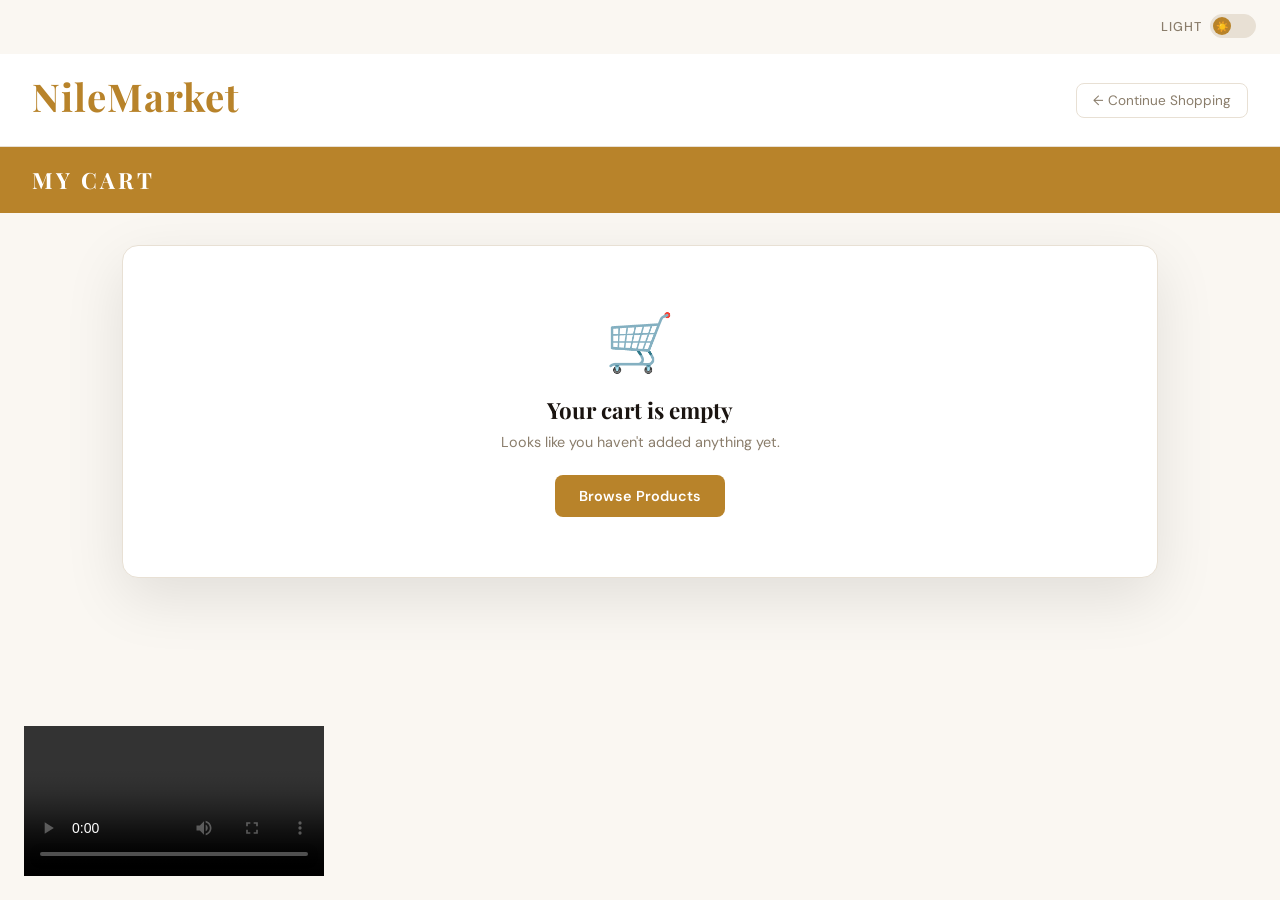
<file: html files/cart.html>
<!doctype html>
<html lang="en" Atheme="light">
  <head>
    <meta charset="UTF-8" />
    <meta name="viewport" content="width=device-width, initial-scale=1.0" />
    <title>NileMarket — My Cart</title>
    <link
      href="https://fonts.googleapis.com/css2?family=Playfair+Display:wght@700&family=DM+Sans:wght@400;500;600&display=swap"
      rel="stylesheet"
    />
    <link rel="stylesheet" href="../css files/shared.css" />
    <style>
      header {
        display: flex;
        align-items: center;
        justify-content: space-between;
        padding: 16px 32px;
        border-bottom: 1px solid var(--border);
        background: var(--surface);
        transition:
          background 0.3s,
          border-color 0.3s;
      }

      #backbtn {
        background: none;
        border: 1px solid var(--border);
        color: var(--muted);
        padding: 8px 16px;
        border-radius: 8px;
        font-family: "DM Sans", sans-serif;
        font-size: 0.85rem;
        cursor: pointer;
        transition:
          border-color 0.2s,
          color 0.2s,
          background 0.2s;
      }

      #backbtn:hover {
        border-color: var(--accent);
        color: var(--accent);
        background: var(--input-bg);
      }

      #cart {
        background: var(--accent);
        padding: 18px 32px;
        transition: background 0.3s;
      }

      #cart h2 {
        font-family: "Playfair Display", serif;
        color: #fff;
        font-size: 1.4rem;
        letter-spacing: 3px;
      }

      main {
        flex: 1;
        display: flex;
        gap: 28px;
        align-items: flex-start;
        padding: 32px;
        max-width: 1100px;
        margin: 0 auto;
        width: 100%;
      }

      #cart-data {
        flex: 1;
        background: var(--surface);
        border: 1px solid var(--border);
        border-radius: 16px;
        overflow: hidden;
        box-shadow: var(--shadow);
        transition:
          background 0.3s,
          border-color 0.3s;
      }

      #cart-table {
        width: 100%;
        border-collapse: collapse;
      }

      #cart-table thead tr {
        background: var(--input-bg);
        border-bottom: 2px solid var(--border);
        transition: background 0.3s;
      }

      #cart-table th {
        padding: 14px 18px;
        text-align: left;
        font-size: 0.75rem;
        font-weight: 600;
        color: var(--muted);
        text-transform: uppercase;
        letter-spacing: 1px;
        transition: color 0.3s;
      }

      #cart-table td {
        padding: 14px 18px;
        border-bottom: 1px solid var(--border);
        font-size: 0.92rem;
        color: var(--text);
        transition:
          color 0.3s,
          border-color 0.3s;
        vertical-align: middle;
      }

      #cart-table tbody tr:last-child td {
        border-bottom: none;
      }
      #cart-table tbody tr {
        transition: background 0.15s;
      }
      #cart-table tbody tr:hover {
        background: var(--input-bg);
      }

      .qty-ctrl {
        display: flex;
        align-items: center;
        gap: 8px;
      }

      .qty-ctrl button {
        width: 28px;
        height: 28px;
        border: 1px solid var(--border);
        background: var(--input-bg);
        color: var(--text);
        border-radius: 6px;
        font-size: 1rem;
        cursor: pointer;
        display: flex;
        align-items: center;
        justify-content: center;
        transition:
          border-color 0.2s,
          background 0.2s;
      }

      .qty-ctrl button:hover {
        border-color: var(--accent);
        background: var(--surface);
      }

      .qty-val {
        min-width: 24px;
        text-align: center;
        font-weight: 600;
        font-size: 0.95rem;
      }

      .remove-btn {
        background: none;
        border: 1px solid var(--error);
        color: var(--error);
        padding: 6px 12px;
        border-radius: 6px;
        font-size: 0.8rem;
        cursor: pointer;
        font-family: "DM Sans", sans-serif;
        transition:
          background 0.2s,
          color 0.2s;
      }

      .remove-btn:hover {
        background: var(--error);
        color: #fff;
      }

      tr.removing {
        opacity: 0;
        transform: translateX(20px);
        transition:
          opacity 0.28s ease,
          transform 0.28s ease;
      }

      #empty-msg {
        display: none;
        text-align: center;
        padding: 60px 20px;
      }

      #cart-icon {
        font-size: 3.5rem;
        margin-bottom: 16px;
      }

      #empty-msg h3 {
        font-family: "Playfair Display", serif;
        font-size: 1.4rem;
        color: var(--text);
        margin-bottom: 8px;
      }

      #empty-msg p {
        color: var(--muted);
        font-size: 0.9rem;
        margin-bottom: 24px;
      }

      #shopbtn {
        background: var(--accent);
        color: var(--btn-text);
        border: none;
        padding: 12px 24px;
        border-radius: 8px;
        font-family: "DM Sans", sans-serif;
        font-size: 0.9rem;
        font-weight: 600;
        cursor: pointer;
        transition:
          background 0.2s,
          transform 0.15s;
      }

      #shopbtn:hover {
        background: var(--accent-hover);
        transform: translateY(-1px);
      }

      #sum-box {
        width: 300px;
        flex-shrink: 0;
        background: var(--surface);
        border: 1px solid var(--border);
        border-radius: 16px;
        padding: 28px;
        box-shadow: var(--shadow);
        transition:
          background 0.3s,
          border-color 0.3s;
      }

      #sum-box .sum-row {
        display: flex;
        justify-content: space-between;
        font-size: 0.9rem;
        color: var(--muted);
        margin-bottom: 14px;
        padding-bottom: 14px;
        border-bottom: 1px solid var(--border);
        transition:
          color 0.3s,
          border-color 0.3s;
      }

      #sum-box .sum-total {
        display: flex;
        justify-content: space-between;
        font-size: 1rem;
        font-weight: 700;
        color: var(--text);
        margin-bottom: 24px;
        padding-top: 4px;
        transition: color 0.3s;
      }

      #checkout-btn {
        width: 100%;
        padding: 14px;
        background: var(--accent);
        color: var(--btn-text);
        border: none;
        border-radius: 10px;
        font-family: "DM Sans", sans-serif;
        font-size: 0.95rem;
        font-weight: 700;
        cursor: pointer;
        letter-spacing: 0.3px;
        transition:
          background 0.2s,
          transform 0.15s,
          color 0.3s;
      }

      #checkout-btn:hover {
        background: var(--accent-hover);
        transform: translateY(-1px);
      }
          footer video{
        width: 300px;
        display: flex;
      }
    </style>
  </head>
  <body>
    <header>
      <h1>NileMarket</h1>
      <button id="backbtn" onclick="goBack()">← Continue Shopping</button>
    </header>

    <div id="cart">
      <h2>MY CART</h2>
    </div>

    <main>
      <div id="cart-data">
        <table id="cart-table">
          <thead>
            <tr>
              <th>Product</th>
              <th>Price</th>
              <th>Quantity</th>
              <th>Total</th>
              <th>Remove</th>
            </tr>
          </thead>
          <tbody id="cart-body"></tbody>
        </table>
        <div id="empty-msg">
          <div id="cart-icon">🛒</div>
          <h3>Your cart is empty</h3>
          <p>Looks like you haven't added anything yet.</p>
          <button id="shopbtn" onclick="goBack()">Browse Products</button>
        </div>
      </div>

      <div id="sum-box" style="display: none">
        <div class="sum-row">
          <span>Subtotal</span>
          <span id="subtotal-val">$0.00</span>
        </div>
        <div class="sum-row">
          <span>Shipping</span>
          <span style="color: #2e7d32; font-weight: 600">FREE</span>
        </div>
        <div class="sum-total">
          <span>GRAND TOTAL</span>
          <span id="grand-total">$0.00</span>
        </div>
        <button id="checkout-btn" onclick="checkout()">
          Proceed to Checkout →
        </button>
      </div>
    </main>

    <footer>
         <video controls loop autoplay >
      <source src="../vid.mp4" > 
     </video>
    </footer>

    <script src="../js file/shared.js"></script>
    <script>
      function loadCart() {
        try {
          var saved = localStorage.getItem("MYCART");
          if (saved) {
            var memory = JSON.parse(saved);
            if (Array.isArray(memory) && memory.length > 0) return memory;
          }
        } catch (e) {}
        return [];
      }

      function saveCart(cart) {
        try {
          localStorage.setItem("MYCART", JSON.stringify(cart));
        } catch (e) {}
      }

      var cart = loadCart();

      function renderCart() {
        var Tbody = document.getElementById("cart-body");
        var EmptyMsg = document.getElementById("empty-msg");
        var Tcart = document.getElementById("cart-table");
        var summaryBox = document.getElementById("sum-box");
        var subtotal = document.getElementById("subtotal-val");
        var total = document.getElementById("grand-total");

        Tbody.innerHTML = "";

        if (cart.length === 0) {
          EmptyMsg.style.display = "block";
          Tcart.style.display = "none";
          summaryBox.style.display = "none";
          return;
        }

        EmptyMsg.style.display = "none";
        Tcart.style.display = "table";
        summaryBox.style.display = "block";

        var grandTotal = 0;

        for (var i = 0; i < cart.length; i++) {
          (function (item, pos) {
            var ItemTotal = item.price * item.qty;
            grandTotal += ItemTotal;

            var tr = document.createElement("tr");
            tr.id = "row-" + pos;
            tr.innerHTML =
              "<td>" +
              item.name +
              "</td>" +
              "<td>$" +
              item.price.toFixed(2) +
              "</td>" +
              "<td><div class='qty-ctrl'>" +
              "<button onclick='changeQty(" +
              pos +
              ", -1)'>−</button>" +
              "<span class='qty-val'>" +
              item.qty +
              "</span>" +
              "<button onclick='changeQty(" +
              pos +
              ", 1)'>+</button>" +
              "</div></td>" +
              "<td>$" +
              ItemTotal.toFixed(2) +
              "</td>" +
              "<td><button class='remove-btn' onclick='removeItem(" +
              pos +
              ")'>Remove</button></td>";

            Tbody.appendChild(tr);
          })(cart[i], i);
        }

        subtotal.textContent = "$" + grandTotal.toFixed(2);
        total.textContent = "$" + grandTotal.toFixed(2);
      }

      function changeQty(pos, sign) {
        cart[pos].qty += sign;
        if (cart[pos].qty < 1) cart[pos].qty = 1;
        saveCart(cart);
        renderCart();
      }

      function removeItem(pos) {
        if (!confirm("Remove " + cart[pos].name + " from your cart?")) return;

        var row = document.getElementById("row-" + pos);
        if (row) {
          row.classList.add("removing");
          setTimeout(function () {
            cart.splice(pos, 1);
            saveCart(cart);
            renderCart();
          }, 280);
        } else {
          cart.splice(pos, 1);
          saveCart(cart);
          renderCart();
        }
      }

      function goBack() {
        window.open("products.html", "_blank");
      }

      function checkout() {
        try {
          localStorage.setItem("checkoutCart", JSON.stringify(cart));
        } catch (e) {}
        window.open("checkout.html", "_blank");
      }

      renderCart();
    </script>
  </body>
</html>
</file>
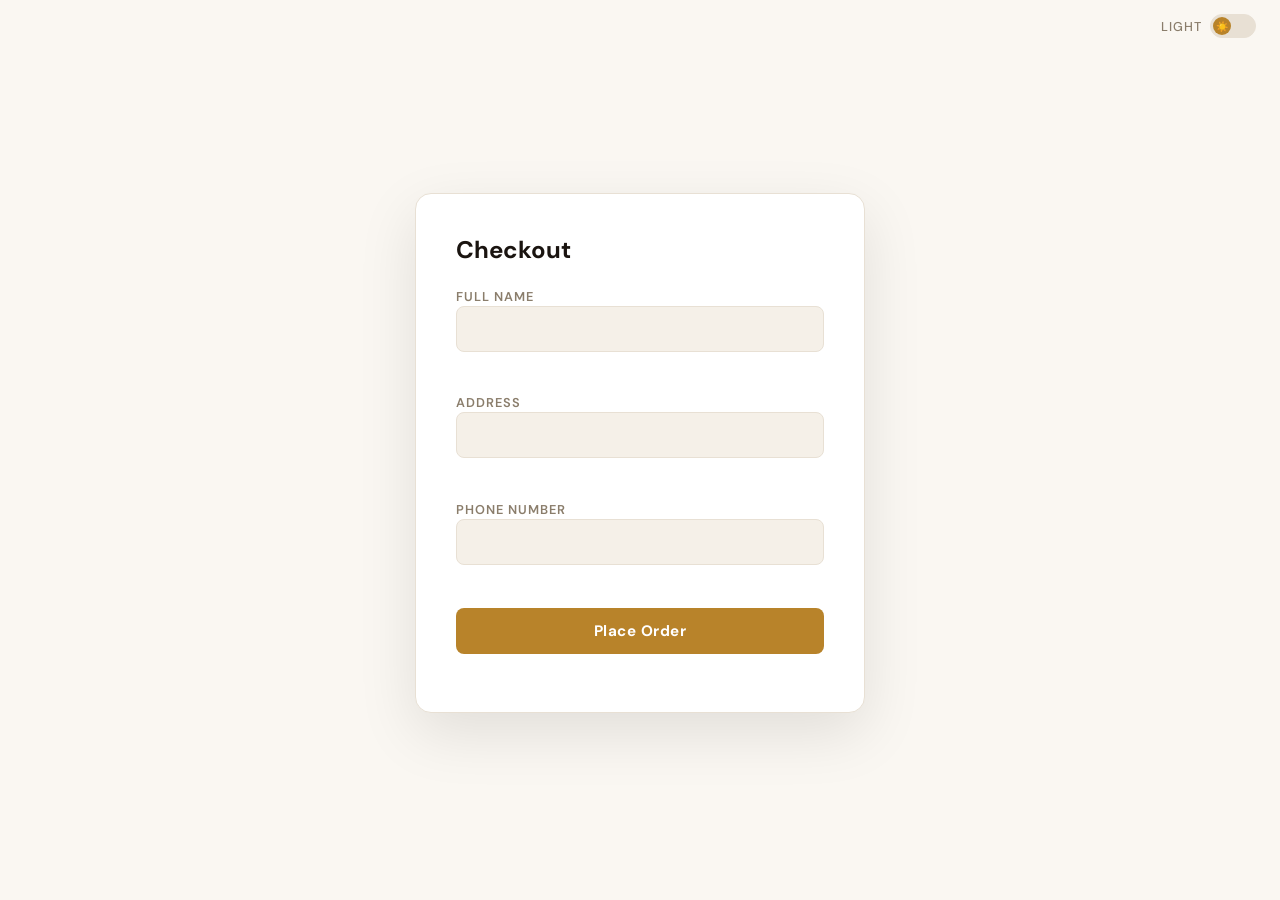
<file: html files/checkout.html>
<!doctype html>
<html lang="en" Atheme="light">
  <head>
    <meta charset="UTF-8" />
    <meta name="viewport" content="width=device-width, initial-scale=1.0" />
    <title>NileMarket — Checkout</title>
    <link
      href="https://fonts.googleapis.com/css2?family=Playfair+Display:wght@700&family=DM+Sans:wght@400;500;600&display=swap"
      rel="stylesheet"
    />
    <link rel="stylesheet" href="../css files/shared.css" />
    <style>
      main {
        flex: 1;
        display: flex;
        justify-content: center;
        align-items: center;
        padding: 20px;
      }

      .checkout-box {
        width: 100%;
        max-width: 450px;
      }

      h2 {
        margin-bottom: 20px;
      }

      .form-details {
        margin-bottom: 1.2rem;
      }

      #pinSection {
        display: none;
        margin-top: 1rem;
      }
    </style>
  </head>
  <body>
    <main>
      <div class="checkout-box RLC-board">
        <h2>Checkout</h2>

        <form id="checkoutForm">
          <div class="form-details">
            <label for="fullName">Full Name</label>
            <input type="text" id="fullName" required />
            <p class="error-msg" id="nameError">Please Enter Your Full Name</p>
          </div>

          <div class="form-details">
            <label for="address">Address</label>
            <input type="text" id="address" required />
            <p class="error-msg" id="addressError">Address Is Required</p>
          </div>

          <div class="form-details">
            <label for="phone">Phone Number</label>
            <input type="tel" id="phone" required />
            <p class="error-msg" id="phoneError">
              Enter Your 11 Digit Phone Number
            </p>
          </div>

          <button type="button" class="RLCbtn" onclick="validateAndShowPin()">
            Place Order
          </button>

          <div id="pinSection">
            <label for="pin">Enter 4 Digit Security PIN</label>
            <input type="password" id="pin" maxlength="4" placeholder="****" />
            <p class="error-msg" id="pinError">Wrong PIN. Must be 4 digits.</p>

            <button
              type="button"
              class="RLCbtn"
              style="margin-top: 10px"
              onclick="finalSubmit()"
            >
              Confirm Payment
            </button>
          </div>
        </form>
      </div>
    </main>

    <footer>
    </footer>

    <script src="../js file/shared.js"></script>
    <script>
      function validateAndShowPin() {
        const name = document.getElementById("fullName").value.trim();
        const address = document.getElementById("address").value.trim();
        const phone = document.getElementById("phone").value.trim();

        let isValid = true;

        if (name.length < 2) {
          document.getElementById("nameError").style.display = "block";
          isValid = false;
        } else {
          document.getElementById("nameError").style.display = "none";
        }

        if (address.length < 5) {
          document.getElementById("addressError").style.display = "block";
          isValid = false;
        } else {
          document.getElementById("addressError").style.display = "none";
        }

        if (!/^\d{11}$/.test(phone)) {
          document.getElementById("phoneError").style.display = "block";
          isValid = false;
        } else {
          document.getElementById("phoneError").style.display = "none";
        }

        if (isValid) {
          document.getElementById("pinSection").style.display = "block";
        }
      }

      function finalSubmit() {
        const pin = document.getElementById("pin").value.trim();

        if (/^\d{4}$/.test(pin)) {
          alert("Order Placed Successfully!");
          window.location.href = "home.html";
        } else {
          document.getElementById("pinError").style.display = "block";
        }
      }
    </script>
  </body>
</html>
</file>
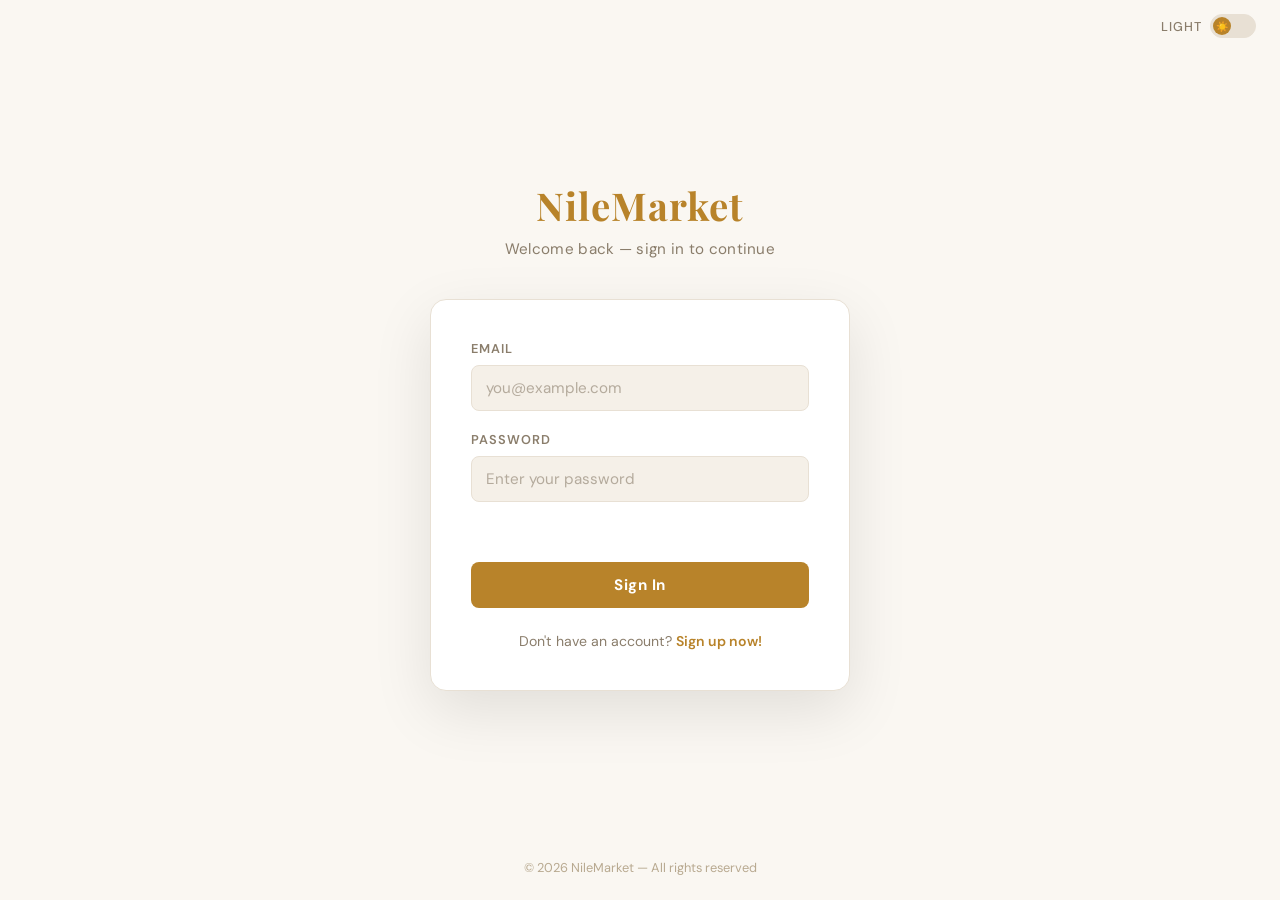
<file: html files/login.html>
<!doctype html>
<html lang="en" Atheme="light">
  <head>
    <meta charset="UTF-8" />
    <meta name="viewport" content="width=device-width, initial-scale=1.0" />
    <title>NileMarket — Login</title>
    <link
      href="https://fonts.googleapis.com/css2?family=Playfair+Display:wght@700&family=DM+Sans:wght@400;500;600&display=swap"
      rel="stylesheet"
    />
    <link rel="stylesheet" href="../css files/shared.css" />
    <style>
      main {
        flex: 1;
        display: flex;
        flex-direction: column;
        align-items: center;
        justify-content: center;
        padding: 20px 20px 40px;
      }

      .login-box {
        max-width: 420px;
        width: 100%;
      }
    </style>
  </head>
  <body>
    <main>
      <header class="header">
        <h1>NileMarket</h1>
        <h2>Welcome back — sign in to continue</h2>
      </header>

      <section class="login-box RLC-board">
        <form id="loginForm">
          <label for="email">Email</label>
          <input
            type="email"
            id="email"
            placeholder="you@example.com"
            autocomplete="email"
          />

          <label for="password">Password</label>
          <input
            type="password"
            id="password"
            placeholder="Enter your password"
            autocomplete="current-password"
          />

          <p id="error-msg" class="Error-msg"></p>

          <button type="button" id="loginbtn" class="RLCbtn">Sign In</button>

          <p class="RL-link">
            Don't have an account?
            <a href="register.html" target="_blank">Sign up now!</a>
          </p>
        </form>
      </section>
    </main>

    <footer>
      <p>© 2026 NileMarket — All rights reserved</p>
    </footer>

    <script src="../js file/shared.js"></script>
    <script>
      const loginBtn = document.getElementById("loginbtn");
      const form = document.getElementById("loginForm");

      loginBtn.addEventListener("click", function () {
        const error = document.getElementById("error-msg");
        const email = document.getElementById("email").value.trim();
        const password = document.getElementById("password").value.trim();

        error.textContent = "";
        error.className = "Error-msg";

        if (email === "" || password === "") {
          error.textContent = "Please fill in all fields.";
          error.classList.add("error");
          return;
        }

        const users = JSON.parse(localStorage.getItem("users") || "[]");

        const foundUser = users.find(function (u) {
          return u.email === email && u.password === password;
        });

        if (foundUser) {
          localStorage.setItem("currentUser", JSON.stringify(foundUser));
          window.location.href = "index.html";
        } else {
          error.textContent = "Incorrect email or password. Please try again.";
          error.classList.add("error");
        }
      });

      form.addEventListener("keydown", function (e) {
        if (e.key === "Enter") loginBtn.click();
      });
    </script>
  </body>
</html>
</file>
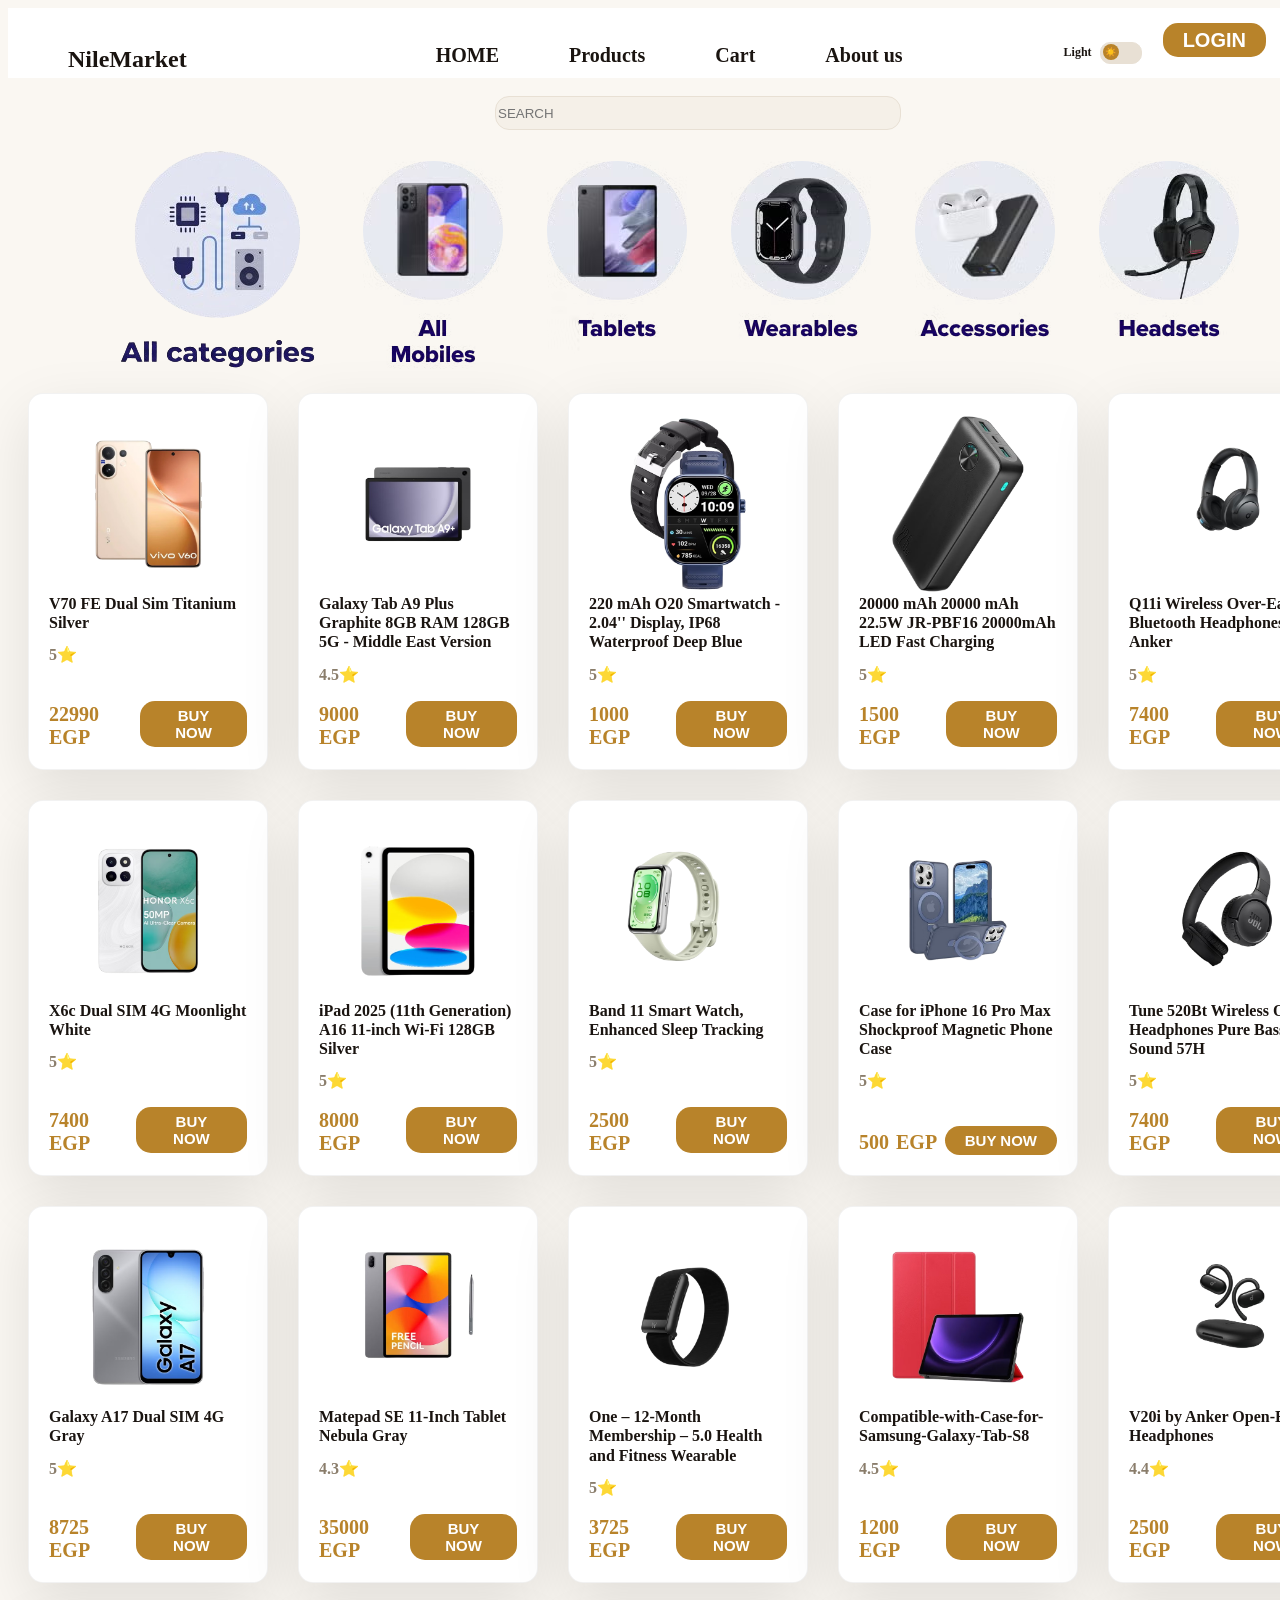
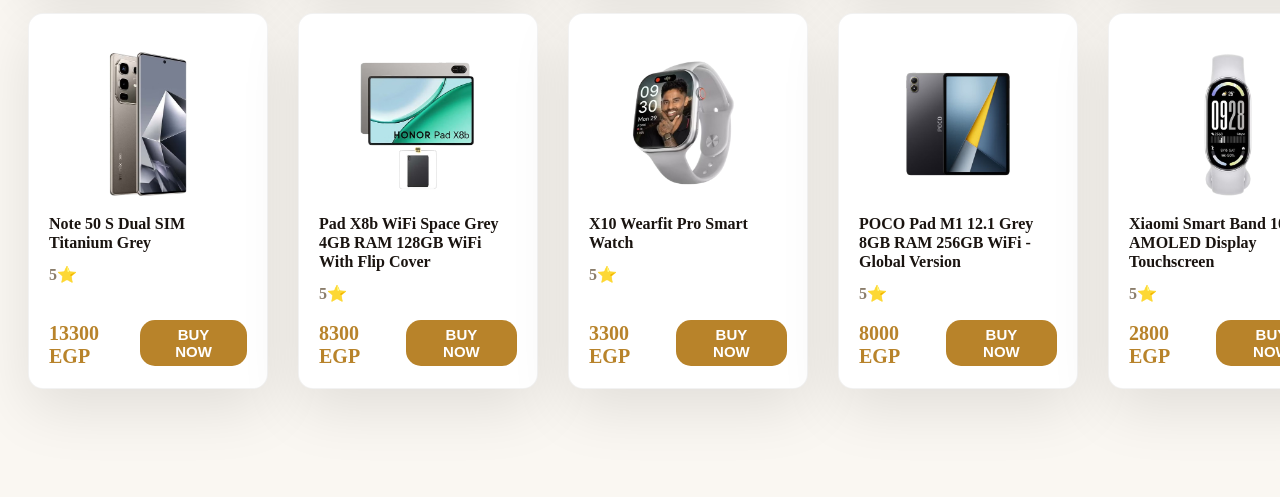
<file: html files/products.html>
<!DOCTYPE html>
<html lang="en">
<head>
    <meta charset="UTF-8">
    <meta name="viewport" content="width=device-width, initial-scale=1.0">
    <title>Products</title>
    <link rel="stylesheet" href="../css files/products.css"/>
    <link
      href="https://fonts.googleapis.com/css2?family=Playfair+Display:wght@700&family=DM+Sans:wght@400;500;600&display=swap"
      rel="stylesheet"
    />
    <style>
    
        :root {
  --bg: #faf7f2;
  --surface: #ffffff;
  --border: #e8e0d4;
  --accent: #b8832a;
  --accent-hover: #c8973a;
  --text: #1a1410;
  --muted: #8a7d6b;
  --error: #c0392b;
  --success: #2e7d32;
  --input-bg: #f5f0e8;
  --footer: #b8a990;
  --shadow: 0 20px 60px rgba(0, 0, 0, 0.1);
  --btn-text: #fff;
  --toggle-bg: #e8e0d4;
  --toggle-icon-x: 2px;
}

[data-theme="dark"] {
  --bg: #0f0f0f;
  --surface: #1a1a1a;
  --border: #2e2e2e;
  --accent: #c8973a;
  --accent-hover: #e0ab4a;
  --text: #f0ece4;
  --muted: #888;
  --error: #e05252;
  --success: #4caf7d;
  --input-bg: #111;
  --footer: #444;
  --shadow: 0 20px 60px rgba(0, 0, 0, 0.4);
  --btn-text: #0f0f0f;
  --toggle-bg: #2e2e2e;
  --toggle-icon-x: 26px;
}
.topbar {
  display: none;
}

.theme-toggle {
  display: flex;
  align-items: center;
  gap: 8px;
  cursor: pointer;
  margin-right: 15px;
  align-self: center;
  padding-top: 5px;
}

.theme-toggle span {
  font-size: 0.75rem;
  font-weight: bold;
  color: var(--text); 
}

.toggle-track {
  width: 40px;
  height: 20px;
  background: var(--toggle-bg);
  border-radius: 10px;
  position: relative;
  border: 1px solid var(--border);
}

.toggle-thumb {
  position: absolute;
  top: 1px;
  left: 2px;
  width: 16px;
  height: 16px;
  background: var(--accent);
  border-radius: 50%;
  transition: left 0.3s cubic-bezier(0.34, 1.56, 0.64, 1);
  display: flex;
  align-items: center;
  justify-content: center;
  font-size: 9px;
}


[data-theme="dark"] .toggle-thumb {
  left: 20px; 
}
    </style>
    
</head>
<body>
        <header>
        <div class="logo">
            <h2>NileMarket</h2>
        </div>
        <nav>
            <ul>
                <li><a href="index.html">HOME</a></li>
                <li><a href="prouducts.html">Products</a> </li>
                <li><a href="cart.html">Cart</a> </li>
                <li><a href="teamInfo.html">About us</a> </li>
            </ul>
        </nav>
        <div class="btn">
            <button><a href="login.html">LOGIN</a></button>
        </div>
    </header>
            <input placeholder="SEARCH" type="text" class="search" id="SEARCH">
        <div class="cate" >
            <div>
                <img src="../categories of products/allcategorie.png" alt="all" id="all" onclick="filterProducts('all')" />
                
            </div>
            <div>
                <img src="../categories of products/Phones.avif" alt="phones" id="phone" onclick="filterProducts('phone')"/>

            </div>
            <div>
                
                <img src="../categories of products/tablets.avif" alt="tablets" id="tablet" onclick="filterProducts('Tablets')"/>
            </div>
            <div>
                <img src="../categories of products/werables.avif" alt="werables" id="werables" onclick="filterProducts('werable')"/>

            </div>
            <div>
                <img src="../categories of products/accessories.avif" alt="accessories" id="accessories" onclick="filterProducts('accessorie')"/>

            </div>
            <div>
                <img src="../categories of products/headsets.avif" alt="headsets" id="headsets" onclick="filterProducts('headset')"/>

            </div>
            
        </div>
   

<div class="content">
  
    <section class="various-products" id="various-products">
    
    </section>
    </div>
     <script src="../js file/script.js"></script>
      <script>
        (function () {
  const themeToggle = document.createElement("label");
  themeToggle.className = "theme-toggle";
  themeToggle.onclick = function() { toggleTheme(); };
  themeToggle.title = "Toggle theme";
  themeToggle.innerHTML = `
    <span id="theme-label">Light</span>
    <div class="toggle-track">
      <div class="toggle-thumb" id="toggle-thumb">☀️</div>
    </div>
  `;

  // البحث عن مكان الـ Login Button لإضافة زرار الثيم بجانبه
  const btnContainer = document.querySelector("header .btn");
  if (btnContainer) {
    // إضافته كأول عنصر داخل الـ div الخاص بالأزرار
    btnContainer.prepend(themeToggle); 
  }

  var html = document.documentElement;

  window.applyTheme = function (theme) {
    html.setAttribute("data-theme", theme);
    var lbl = document.getElementById("theme-label");
    var thm = document.getElementById("toggle-thumb");
    if (lbl) lbl.textContent = theme === "dark" ? "Dark" : "Light";
    if (thm) thm.textContent = theme === "dark" ? "🌙" : "☀️";
    localStorage.setItem("NileMarket-theme", theme);
  };

  window.toggleTheme = function () {
    var current = html.getAttribute("data-theme") || "light";
    applyTheme(current === "dark" ? "light" : "dark");
  };

  applyTheme(localStorage.getItem("NileMarket-theme") || "light");
})();
    </script>

</body>
</html>
</file>
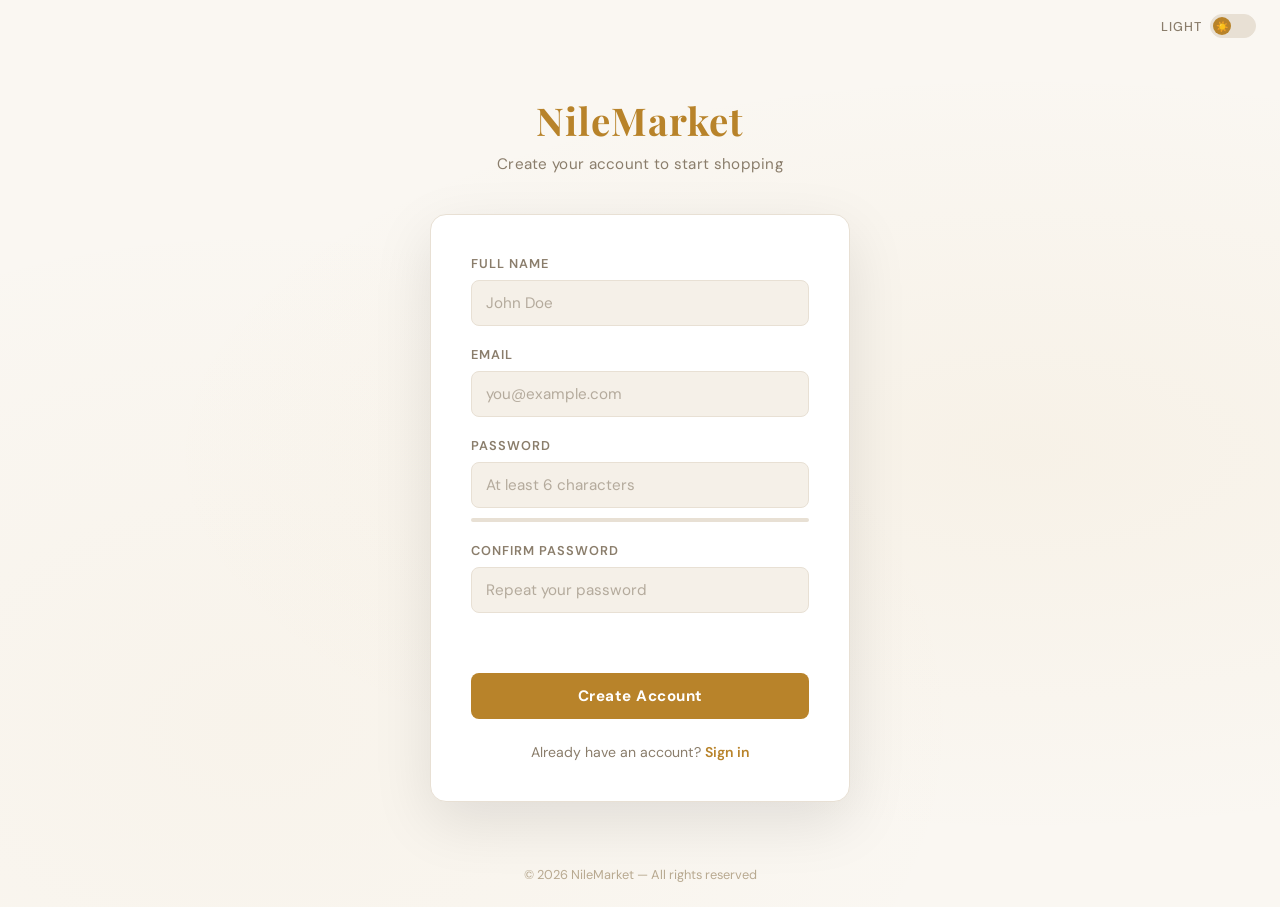
<file: html files/register.html>
<!doctype html>
<html lang="en" Atheme="light">
  <head>
    <meta charset="UTF-8" />
    <meta name="viewport" content="width=device-width, initial-scale=1.0" />
    <title>NileMarket — Register</title>
    <link
      href="https://fonts.googleapis.com/css2?family=Playfair+Display:wght@700&family=DM+Sans:wght@400;500;600&display=swap"
      rel="stylesheet"
    />
    <link rel="stylesheet" href="../css files/shared.css" />
    <style>
      body {
        background-image:
          radial-gradient(
            ellipse at 80% 50%,
            rgba(200, 151, 58, 0.06) 0%,
            transparent 60%
          ),
          radial-gradient(
            ellipse at 20% 80%,
            rgba(200, 151, 58, 0.04) 0%,
            transparent 50%
          );
      }

      main {
        flex: 1;
        display: flex;
        flex-direction: column;
        align-items: center;
        justify-content: center;
        padding: 40px 20px;
      }

      .register-box {
        max-width: 420px;
      }

      #pass-strength {
        height: 4px;
        background: var(--border);
        border-radius: 4px;
        margin-top: -10px;
        margin-bottom: 14px;
        overflow: hidden;
      }

      #strength-bar {
        height: 100%;
        width: 0%;
        border-radius: 4px;
        transition:
          width 0.3s,
          background 0.3s;
      }
    </style>
  </head>
  <body>
    <main>
      <header class="header">
        <h1>NileMarket</h1>
        <h2>Create your account to start shopping</h2>
      </header>

      <section class="register-box RLC-board">
        <form id="registration">
          <label for="name">Full Name</label>
          <input
            id="name"
            type="text"
            placeholder="John Doe"
            autocomplete="name"
          />

          <label for="email">Email</label>
          <input
            id="email"
            type="email"
            placeholder="you@example.com"
            autocomplete="email"
          />

          <label for="password">Password</label>
          <input
            id="password"
            type="password"
            placeholder="At least 6 characters"
            autocomplete="new-password"
          />
          <div id="pass-strength"><div id="strength-bar"></div></div>

          <label for="confirm">Confirm Password</label>
          <input
            id="confirm"
            type="password"
            placeholder="Repeat your password"
            autocomplete="new-password"
          />

          <p id="msg" class="Error-msg"></p>

          <button type="submit" id="register-btn" class="RLCbtn">
            Create Account
          </button>

          <p class="RL-link">
            Already have an account?
            <a href="login.html" target="_blank">Sign in</a>
          </p>
        </form>
      </section>
    </main>

    <footer>
      <p>© 2026 NileMarket — All rights reserved</p>
    </footer>

    <script src="../js file/shared.js"></script>
    <script>
      document
        .getElementById("password")
        .addEventListener("input", function () {
          var val = this.value;
          var bar = document.getElementById("strength-bar");
          var strength = 0;

          if (val.length >= 6) strength++;
          if (val.length >= 10) strength++;
          if (/[A-Z]/.test(val)) strength++;
          if (/[0-9]/.test(val)) strength++;
          if (/[^A-Za-z0-9]/.test(val)) strength++;

          var colors = ["#e05252", "#e07d52", "#e0c352", "#4caf7d", "#2e9e60"];
          var widths = ["20%", "40%", "60%", "80%", "100%"];

          bar.style.width =
            val.length === 0 ? "0%" : widths[Math.min(strength - 1, 4)];
          bar.style.background =
            val.length === 0 ? "" : colors[Math.min(strength - 1, 4)];
        });

      document
        .getElementById("registration")
        .addEventListener("submit", function (e) {
          e.preventDefault();

          var msgEl = document.getElementById("msg");
          var name = document.getElementById("name").value.trim();
          var email = document.getElementById("email").value.trim();
          var password = document.getElementById("password").value;
          var confirm = document.getElementById("confirm").value;

          msgEl.className = "Error-msg";
          msgEl.textContent = "";

          if (
            name === "" ||
            email === "" ||
            password === "" ||
            confirm === ""
          ) {
            msgEl.className = "Error-msg error";
            msgEl.textContent = "Please fill in all fields.";
            return;
          }

          if (password.length < 6) {
            msgEl.className = "Error-msg error";
            msgEl.textContent = "Password must be at least 6 characters.";
            return;
          }

          if (password !== confirm) {
            msgEl.className = "Error-msg error";
            msgEl.textContent = "Passwords do not match.";
            return;
          }

          var users = JSON.parse(localStorage.getItem("users") || "[]");
          var exists = users.find(function (u) {
            return u.email === email;
          });

          if (exists) {
            msgEl.className = "Error-msg error";
            msgEl.textContent = "An account with this email already exists.";
            return;
          }

          var newUser = { name: name, email: email, password: password };
          users.push(newUser);
          localStorage.setItem("users", JSON.stringify(users));
          localStorage.setItem("currentUser", JSON.stringify(newUser));

          msgEl.className = "Error-msg success";
          msgEl.textContent = "Account created! Redirecting...";

          setTimeout(function () {
            window.open("index.html", "_blank");
          }, 1000);
        });
    </script>
  </body>
</html>
</file>
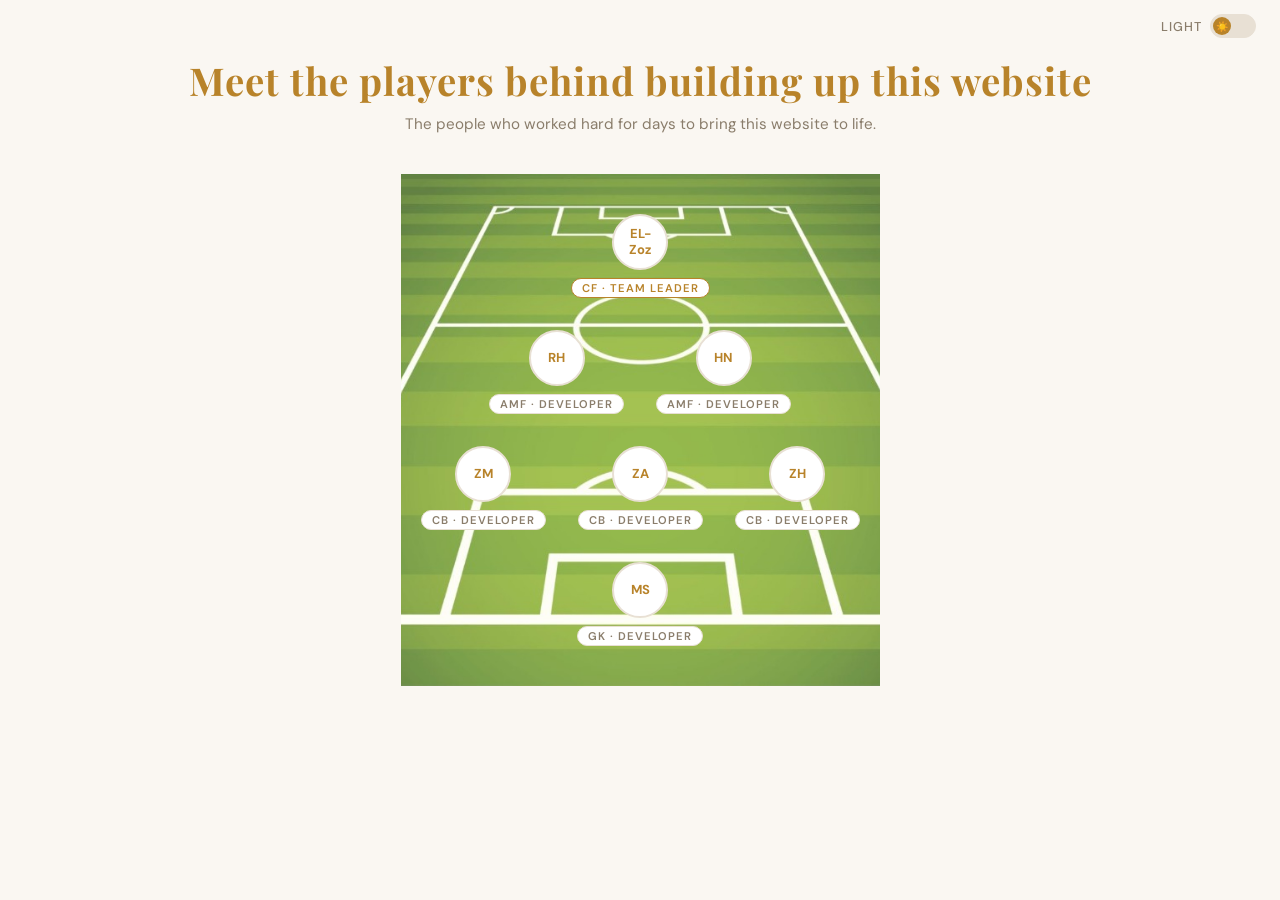
<file: html files/teamInfo.html>
<!doctype html>
<html lang="en" Atheme="light">
  <head>
    <meta charset="UTF-8" />
    <meta name="viewport" content="width=device-width, initial-scale=1.0" />
    <title>NileMarket-Our Team</title>
    <link
      href="https://fonts.googleapis.com/css2?family=DM+Sans:wght@400;600;700&family=Playfair+Display:wght@700&display=swap"
      rel="stylesheet"
    />
    <link rel="stylesheet" href="../css files/shared.css" />
    <style>
      .hero {
        text-align: center;
        margin-bottom: 40px;
      }

      .hero h1 {
        font-family: "Playfair Display", serif;
        font-size: 2.4rem;
        color: var(--accent);
        letter-spacing: 1px;
        margin-bottom: 8px;
      }

      .hero p {
        font-size: 0.95rem;
        color: var(--muted);
      }

      .pitch-wrapper {
        position: relative;
        max-width: 1050px;
        margin: 0 auto;
        border-radius: 24px;
        overflow: visible;
      }

      .pitch-bg {
        position: absolute;
        inset: 0;
        z-index: 0;
      }
      .pitch-bg img {
        width: 100%;
        height: 100%;
        object-fit: cover;
      }

      .team-elements {
        position: relative;
        z-index: 1;
        padding: 40px 20px;
        display: flex;
        flex-direction: column;
        align-items: center;
        gap: 32px;
      }

      .formation-row {
        display: flex;
        justify-content: center;
        gap: 32px;
        flex-wrap: wrap;
        width: 100%;
      }

      .player {
        display: flex;
        flex-direction: column;
        align-items: center;
        gap: 8px;
        position: relative;
        cursor: pointer;
      }

      .avatar {
        width: 56px;
        height: 56px;
        border-radius: 50%;
        background: var(--surface);
        border: 2px solid var(--border);
        display: flex;
        align-items: center;
        justify-content: center;
        font-weight: 700;
        font-size: 13px;
        color: var(--accent);
        line-height: 1.2;
        text-align: center;
        transition:
          border-color 0.2s,
          transform 0.2s;
      }

      .player:hover .avatar {
        border-color: var(--accent);
        transform: scale(1.1);
      }

      .department {
        display: inline-block;
        font-size: 0.7rem;
        font-weight: 600;
        text-transform: uppercase;
        letter-spacing: 1px;
        color: var(--muted);
        background: var(--surface);
        border: 1px solid var(--border);
        border-radius: 999px;
        padding: 2px 10px;
        white-space: nowrap;
      }

      .department.leader {
        color: var(--accent);
        border-color: var(--accent);
      }

      .hover-card {
        position: absolute;
        bottom: calc(100% + 12px);
        left: 50%;
        transform: translateX(-50%) scale(0.95);
        background: var(--surface);
        border: 1px solid var(--border);
        border-radius: 16px;
        padding: 20px;
        width: 260px;
        box-shadow: var(--shadow);
        opacity: 0;
        pointer-events: none;
        transition:
          opacity 0.2s,
          transform 0.2s;
        z-index: 10;
        text-align: left;
      }

      .player:hover .hover-card {
        opacity: 1;
        transform: translateX(-50%) scale(1);
      }

      .hover-card .member-name {
        font-size: 14px;
        font-weight: 700;
        margin-bottom: 4px;
      }

      .hover-card .student-id {
        font-size: 11px;
        color: var(--muted);
        margin-bottom: 10px;
      }

      .hover-card .divider {
        height: 1px;
        background: var(--border);
        margin-bottom: 10px;
      }

      .hover-card .member-desc {
        font-size: 13px;
        color: var(--muted);
        line-height: 1.6;
      }
    </style>
  </head>
  <body>
    <div class="hero">
      <h1>Meet the players behind building up this website</h1>
      <p>The people who worked hard for days to bring this website to life.</p>
    </div>

    <div class="pitch-wrapper">
      <div class="pitch-bg">
        <img src="../court.jpeg" />
      </div>

      <div class="team-elements">
        <div class="formation-row">
          <div class="player">
            <div class="avatar">EL-<br />Zoz</div>
            <span class="department leader">CF · Team Leader</span>
            <div class="hover-card">
              <div class="member-name">Ziad Hany Ibrahim</div>
              <div class="student-id">#20250429</div>
              <div class="divider"></div>
              <p class="member-desc">
                Led the team and built index.html and pages, and connected all
                pages together, and reviewed every page.
              </p>
            </div>
          </div>
        </div>

        <div class="formation-row">
          <div class="player">
            <div class="avatar">RH</div>
            <span class="department">AMF · Developer</span>
            <div class="hover-card">
              <div class="member-name">Retaj Huessien</div>
              <div class="student-id">#20250389</div>
              <div class="divider"></div>
              <p class="member-desc">
                Collected data for the products and built the products.html with
                Haneen.
              </p>
            </div>
          </div>

          <div class="player">
            <div class="avatar">HN</div>
            <span class="department">AMF · Developer</span>
            <div class="hover-card">
              <div class="member-name">Haneen Nasser Kamel</div>
              <div class="student-id">#20250330</div>
              <div class="divider"></div>
              <p class="member-desc">
                Also collected data for the products and built the products.html
                with Retaj.
              </p>
            </div>
          </div>
        </div>

        <div class="formation-row">
          <div class="player">
            <div class="avatar">ZM</div>
            <span class="department">CB · Developer</span>
            <div class="hover-card">
              <div class="member-name">Ziad Mohamed Bahaa</div>
              <div class="student-id">#20250423</div>
              <div class="divider"></div>
              <p class="member-desc">
                Built login.html, reviewed register.html, checkout.html,
                cart.html, and the external css and js files.
              </p>
            </div>
          </div>

          <div class="player">
            <div class="avatar">ZA</div>
            <span class="department">CB · Developer</span>
            <div class="hover-card">
              <div class="member-name">Ziad Amr Mohamed</div>
              <div class="student-id">#20250419</div>
              <div class="divider"></div>
              <p class="member-desc">
                Built cart.html and connected it to products.html.
              </p>
            </div>
          </div>

          <div class="player">
            <div class="avatar">ZH</div>
            <span class="department">CB · Developer</span>
            <div class="hover-card">
              <div class="member-name">Ziad Haitham Abdul Monem Amen</div>
              <div class="student-id">#20250434</div>
              <div class="divider"></div>
              <p class="member-desc">Built contact-us.html.</p>
            </div>
          </div>
        </div>

        <div class="formation-row">
          <div class="player">
            <div class="avatar">MS</div>
            <span class="department">GK · Developer</span>
            <div class="hover-card">
              <div class="member-name">Mohamed Sherif Mohamed Hosny</div>
              <div class="student-id">#20250885</div>
              <div class="divider"></div>
              <p class="member-desc">
                Built the register.html and connected it to login.html.
              </p>
            </div>
          </div>
        </div>
      </div>
    </div>

    <footer>

    </footer>

    <script src="../js file/shared.js"></script>
  </body>
</html>
</file>
<file: css files/shared.css>
:root {
  --bg: #faf7f2;
  --surface: #ffffff;
  --border: #e8e0d4;
  --accent: #b8832a;
  --accent-hover: #c8973a;
  --text: #1a1410;
  --muted: #8a7d6b;
  --error: #c0392b;
  --success: #2e7d32;
  --input-bg: #f5f0e8;
  --footer: #b8a990;
  --shadow: 0 20px 60px rgba(0, 0, 0, 0.1);
  --btn-text: #fff;
  --toggle-bg: #e8e0d4;
  --toggle-icon-x: 2px;
}

[Atheme="dark"] {
  --bg: #0f0f0f;
  --surface: #1a1a1a;
  --border: #2e2e2e;
  --accent: #c8973a;
  --accent-hover: #e0ab4a;
  --text: #f0ece4;
  --muted: #888;
  --error: #e05252;
  --success: #4caf7d;
  --input-bg: #111;
  --footer: #444;
  --shadow: 0 20px 60px rgba(0, 0, 0, 0.4);
  --btn-text: #0f0f0f;
  --toggle-bg: #2e2e2e;
  --toggle-icon-x: 26px;
}

* {
  margin: 0;
  padding: 0;
  box-sizing: border-box;
}

body {
  font-family: "DM Sans", sans-serif;
  background: var(--bg);
  color: var(--text);
  min-height: 100vh;
  display: flex;
  flex-direction: column;
  transition:
    background 0.3s,
    color 0.3s;
}

.toppage {
  display: flex;
  justify-content: flex-end;
  padding: 14px 24px;
}

.theme1 {
  display: flex;
  align-items: center;
  gap: 8px;
  cursor: pointer;
  user-select: none;
}

.theme1 span {
  font-size: 0.8rem;
  color: var(--muted);
  font-weight: 500;
  transition: color 0.3s;
}

.t {
  width: 46px;
  height: 24px;
  background: var(--toggle-bg);
  border-radius: 12px;
  position: relative;
  transition: background 0.3s;
  border: 1px solid var(--border);
}

.atheme {
  position: absolute;
  top: 2px;
  left: var(--toggle-icon-x);
  width: 18px;
  height: 18px;
  background: var(--accent);
  border-radius: 50%;
  transition:
    left 0.25s cubic-bezier(0.34, 1.56, 0.64, 1),
    background 0.3s;
  display: flex;
  align-items: center;
  justify-content: center;
  font-size: 10px;
}

header h1 {
  font-family: "Playfair Display", serif;
  font-size: 2.4rem;
  color: var(--accent);
  letter-spacing: 1px;
  margin-bottom: 8px;
  transition: color 0.3s;
}

header h2 {
  font-size: 0.95rem;
  font-weight: 400;
  color: var(--muted);
  letter-spacing: 0.3px;
  transition: color 0.3s;
}

.header {
  text-align: center;
  margin-bottom: 40px;
}

form {
  display: flex;
  flex-direction: column;
  gap: 6px;
}

label {
  font-size: 0.8rem;
  font-weight: 600;
  color: var(--muted);
  text-transform: uppercase;
  letter-spacing: 1px;
  margin-bottom: 2px;
  transition: color 0.3s;
}

input {
  width: 100%;
  padding: 12px 14px;
  background: var(--input-bg);
  border: 1px solid var(--border);
  border-radius: 8px;
  color: var(--text);
  font-family: "DM Sans", sans-serif;
  font-size: 0.95rem;
  margin-bottom: 14px;
  transition:
    border-color 0.2s,
    background 0.3s,
    color 0.3s;
}

input:focus {
  outline: none;
  border-color: var(--accent);
}

input::placeholder {
  color: var(--muted);
  opacity: 0.6;
}

.error-msg {
  color: var(--error);
  font-size: 0.8rem;
  margin-top: 4px;
  display: none;
}

.RLCbtn {
  width: 100%;
  padding: 13px;
  background: var(--accent);
  color: var(--btn-text);
  border: none;
  border-radius: 8px;
  font-family: "DM Sans", sans-serif;
  font-size: 0.95rem;
  font-weight: 700;
  cursor: pointer;
  letter-spacing: 0.5px;
  margin-top: 4px;
  margin-bottom: 18px;
  transition:
    background 0.2s,
    transform 0.15s,
    color 0.3s;
}

.RLCbtn:hover {
  background: var(--accent-hover);
  transform: translateY(-1px);
}

.RLC-board {
  background: var(--surface);
  border: 1px solid var(--border);
  border-radius: 16px;
  padding: 40px;
  width: 100%;
  box-shadow: var(--shadow);
  transition:
    background 0.3s,
    border-color 0.3s,
    box-shadow 0.3s;
}

.RL-link {
  text-align: center;
  font-size: 0.88rem;
  color: var(--muted);
}

.RL-link a {
  color: var(--accent);
  font-weight: 600;
  text-decoration: none;
  transition: color 0.2s;
}

.RL-link a:hover {
  color: var(--accent-hover);
  text-decoration: underline;
}

.Error-msg {
  font-size: 0.85rem;
  text-align: center;
  margin-bottom: 10px;
  min-height: 20px;
}

.Error-msg.error {
  color: var(--error);
}

.Error-msg.success {
  color: var(--success);
}

footer {
  text-align: center;
  padding: 24px;
  font-size: 0.8rem;
  color: var(--footer);
  transition: color 0.3s;
}
@media (max-width: 480px) {
  .RLC-board {
    padding: 28px 20px;
    border: none;
  }

  header h1 {
    font-size: 1.8rem;
  }
  #summary-box {
    width: 100%;
  }
  header {
    padding: 14px 16px;
  }
  #cart-table th,
  #cart-table td {
    padding: 10px;
    font-size: 0.82rem;
  }
}
</file>
<file: css files/products.css>
:root{
     --bg: #faf7f2;
  --surface: #ffffff;
  --border: #e8e0d4;
  --accent: #b8832a;
  --accent-hover: #c8973a;
  --text: #1a1410;
  --muted: #8a7d6b;
  --error: #c0392b;
  --success: #2e7d32;
  --input-bg: #f5f0e8;
  --footer: #b8a990;
  --shadow: 0 20px 60px rgba(0,0,0,0.1);
  --btn-text: #fff;
  --toggle-bg: #e8e0d4;
  --toggle-icon-x: 2px;
}
body{
    display: grid;
    grid-template-rows:70px 70px  auto auto 60px;
    min-height:100%;
    grid-template-columns: auto 100px 100px;
    grid-template-areas: "header header header" "search search search" "cate cate cate" "sec sec sec" "foot foot foot";
    background-color: var(--bg);
}
header{
grid-area: header;
display: grid;
grid-template-areas: "logo nav nav nav nav btn btn";
background-color: var(--surface);

}
header .logo{
   grid-area: logo;
   padding-top: 18px;
   padding-left: 60px;
}
.logo h2{
color: var(--text); 
    transition: color 0.3s ease;
}
nav ul{
    list-style: none;
    display: flex;
    justify-content: center;
    grid-area: nav;
   padding-top: 20px;

}
nav ul li a{
    padding-left: 35px;
    padding-right: 35px;
    text-decoration: none;
    color: var(--text);
    font-size: 20px;
    font-weight: bolder;
    transition: all .3s;
}
nav ul li a:hover{
 color: var(--accent-hover);
 font-size: 23px;
}
.btn{
    grid-area: btn;
    margin-left: 10px;
    display: flex;
}
.btn button{
    margin-top: 10px;
    height: 30px;
    border: none;
    background-color: transparent;
   padding-top: 11px;

}
.btn button a{
    font-weight: bolder;
    font-size: 20px;
    text-decoration: none;
    color: var(--btn-text);
    background-color: var(--accent);
    padding:6px 20px ;
       border-radius: 15px;

    transition: all .3s ;
}
.btn button a:hover{
    background-color: var(--accent-hover);
    font-size: 23px;

}
.logo{
    grid-area: Logo;
}
nav{
    grid-area: nav;
}
.search{
    width: 400px;
    height: 30px;
    margin-top: 20px;
    grid-area: search;
    border-radius: 14px;
    margin: auto;
    transition: all .3s ease;
    background-color: var(--input-bg);
    color: var(--muted);
    border: 1px solid var(--border);
    
}
 .search:focus{
    width: 430px;
    outline: none;
    border-color: var(--accent);
} 
.cate{
    grid-area: cate;
    margin-left: auto;
    margin-right: auto;
}
.cate div{
    display: inline-block;
}
.cate img{
    padding-right: 40px;
    cursor: pointer;
    transition: all .3s0;
}
.cate img:hover{
transform: scale(1.09);
}
.content{
    grid-area: sec;
    display: grid;
    grid-template-areas: "prod prod prod";
    grid-template-columns: 100px auto;
}
.various-products{
    grid-area: prod;
    display: grid;
    grid-template-columns: repeat(auto-fit,minmax(240px,1fr));
    gap:30px;
    padding: 20px 40px 40px 20px;
    max-width: 1400px; 
    margin: 0 auto;
}

.various-products .card{
    width: auto;
    height: auto;
    max-width: 350px;
    padding: 20px;
    border-radius:15px;
    background-color: var(--surface);
    border: 1px solid rgba(0,0,0,0.05);
    box-shadow: var(--shadow);
   transition: all 0.4s cubic-bezier(0.175, 0.885, 0.32, 1.275);
    display: flex;
    flex-direction: column;
}
.various-products .card:hover{
    z-index: 10;
    transform: translateY(-10px) scale(1.02);
    box-shadow: 0 40px 80px rgba(0,0,0,0.12);

}
.various-products .card img{
    width: 100%;
    height: 180px;
    object-fit: contain;
}
.card .name{
    font-weight: 600;
    font-size: 16px;
    margin-bottom: 8px;
    line-height: 1.2;
    color: var(--text);
}
.card .rating{
    width: 80%;
    padding: 5px 5px 5px 0px;
    font-weight: bolder;
    color: var(--muted);
}
.details{
    display: flex;
    justify-content: space-between;
    align-items: center;
    margin-top: auto;
}
.card .details .price{
    font-weight: bold;
    font-size: 20px;
    margin-top: 14px;
    color: var(--accent);
}
.card .details .price span{
    padding-left: 2px;
}
.card .details .add-to-cart{
        font-weight: bolder;
        font-size: 15px;
        color: var(--btn-text);
       background-color: var(--accent);
        padding:6px 20px ;
        border: none;
       transition: all .3s ;
       border-radius: 15px;
       margin-top: 10px;

}
.card .details .add-to-cart:hover{
        background-color: var(--accent-hover);
         font-size: 16px;
         cursor: pointer;

}
</file>
